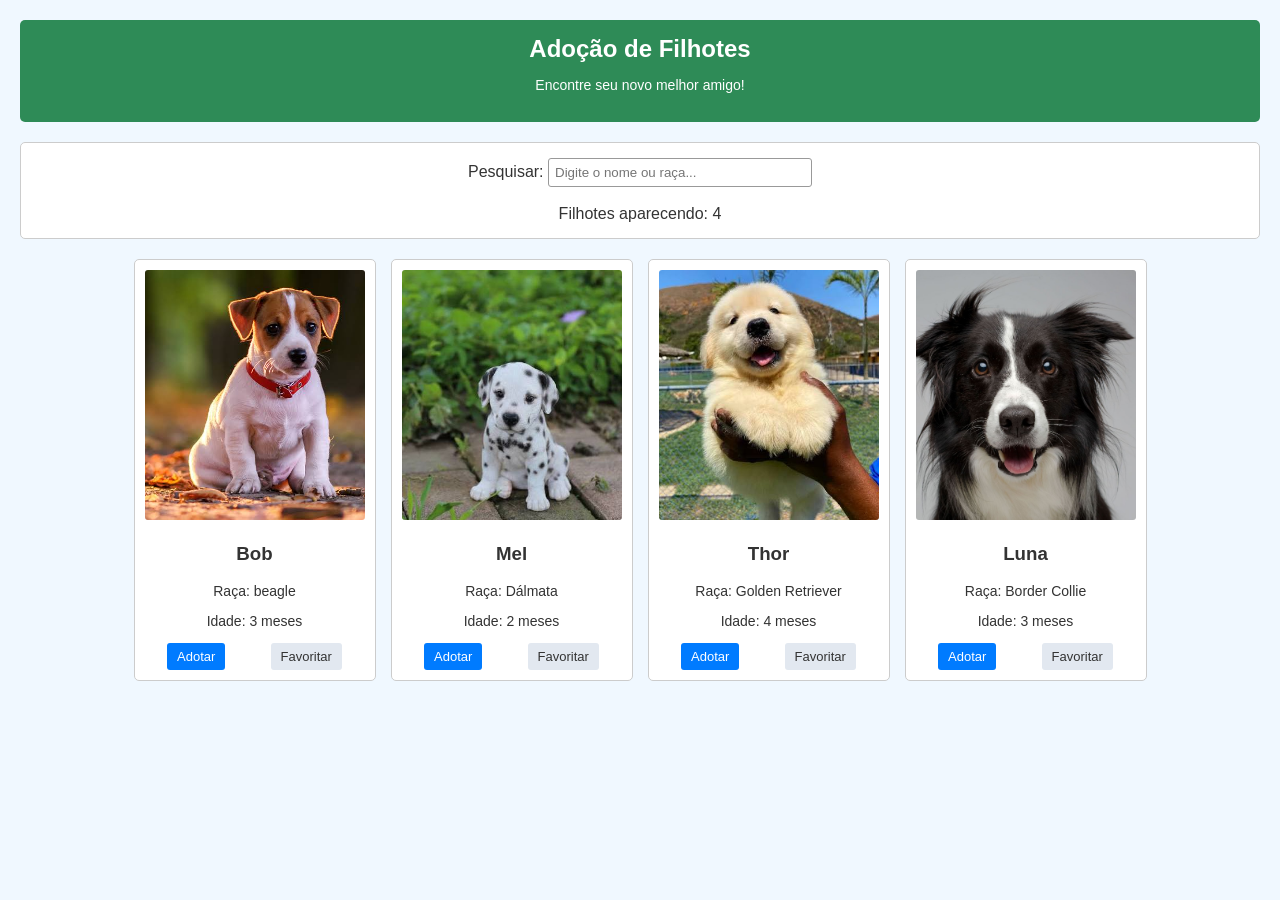
<file: prog web l aula04/index.html>
<!DOCTYPE html>
<html lang="pt-BR">
<head>
    <meta charset="UTF-8">
    <meta name="viewport" content="width=device-width, initial-scale=1.0">
    <title>Adote um Filhote</title>
    <link rel="stylesheet" href="style.css">
</head>
<body>

    <header>
        <h1>Adoção de Filhotes</h1>
        <p>Encontre seu novo melhor amigo!</p>
    </header>

    <div class="painel">

        <label for="busca">Pesquisar:</label>
        <input type="text" id="busca" placeholder="Digite o nome ou raça..." onkeyup="pesquisarCachorro()">
        
        <br><br>
        

        <span id="contador">Filhotes aparecendo: 4</span>
    </div>


    <div id="mensagem-sucesso" style="display: none;"></div>

    <div class="grade" id="grade-filhotes">
        
        <div class="card" data-nome="bob beagle" data-raca="beagle">

            <img src="cachorro1.jpg" alt="Foto do Bob">
            <h3>Bob</h3>
            <p>Raça: beagle</p>
            <p>Idade: 3 meses</p>
            <div class="botoes-card">
      
                <button class="botao-adotar" onclick="adotarFilhote('Bob')">Adotar</button>
              
                <button class="botao-favorito" onclick="favoritar(this)">Favoritar</button>
            </div>
        </div>

        <div class="card" data-nome="mel Dálmata" data-raca="Dálmata">

            <img src="cachorro2.jpg" alt="Foto da Mel">
            <h3>Mel</h3>
            <p>Raça: Dálmata</p>
            <p>Idade: 2 meses</p>
            <div class="botoes-card">
                <button class="botao-adotar" onclick="adotarFilhote('Mel')">Adotar</button>
                <button class="botao-favorito" onclick="favoritar(this)">Favoritar</button>
            </div>
        </div>

        <div class="card" data-nome="thor Golden Retriever" data-raca="Golden Retriever">

            <img src="cachorro3.jpg" alt="Foto do Thor">
            <h3>Thor</h3>
            <p>Raça: Golden Retriever</p>
            <p>Idade: 4 meses</p>
            <div class="botoes-card">
                <button class="botao-adotar" onclick="adotarFilhote('Thor')">Adotar</button>
                <button class="botao-favorito" onclick="favoritar(this)">Favoritar</button>
            </div>
        </div>

        <div class="card" data-nome="luna border collie" data-raca="border collie">

            <img src="cachorro4.jpg" alt="Foto da Luna">
            <h3>Luna</h3>
            <p>Raça: Border Collie</p>
            <p>Idade: 3 meses</p>
            <div class="botoes-card">
                <button class="botao-adotar" onclick="adotarFilhote('Luna')">Adotar</button>
                <button class="botao-favorito" onclick="favoritar(this)">Favoritar</button>
            </div>
        </div>

    </div>

    <script src="script.js"></script>
</body>
</html>
</file>
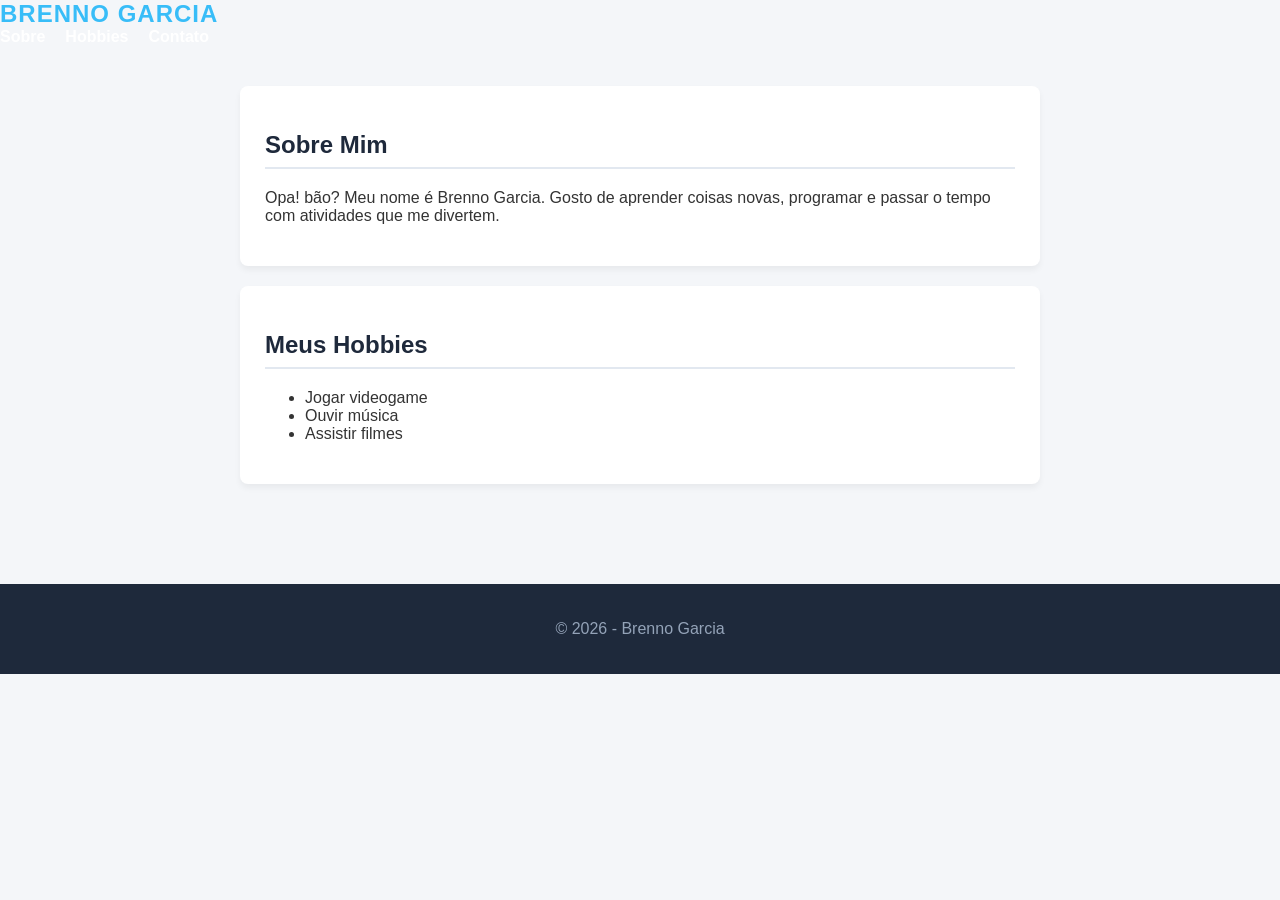
<file: Programação WEB/Aula_01/index.html>
<!DOCTYPE html>
<html lang="pt-BR">
<head>
    <meta charset="UTF-8">
    <meta name="viewport" content="width=device-width, initial-scale=1.0">
    <title>Perfil Estilizado - Brenno</title>
    <link rel="stylesheet" href="style.css">
</head>
<body>

    <header>
        <h1 class="titulo-principal">Brenno Garcia</h1>
        <nav class="menu-horizontal">
            <a href="#sobre">Sobre</a>
            <a href="#hobbies">Hobbies</a>
            <a href="#contato">Contato</a>
        </nav>
    </header>

    <main class="conteudo">
        <section id="sobre" class="secao">
            <h2>Sobre Mim</h2>
            <p>Opa! bão? Meu nome é Brenno Garcia. Gosto de aprender coisas novas, programar e passar o tempo com atividades que me divertem.</p>
        </section>

        <section id="hobbies" class="secao">
            <h2>Meus Hobbies</h2>
            <ul>
                <li>Jogar videogame</li>
                <li>Ouvir música</li>
                <li>Assistir filmes</li>
            </ul>
        </section>
    </main>

    <footer>
        <p>&copy; 2026 - Brenno Garcia</p>
    </footer>

</body>
</html>
</file>
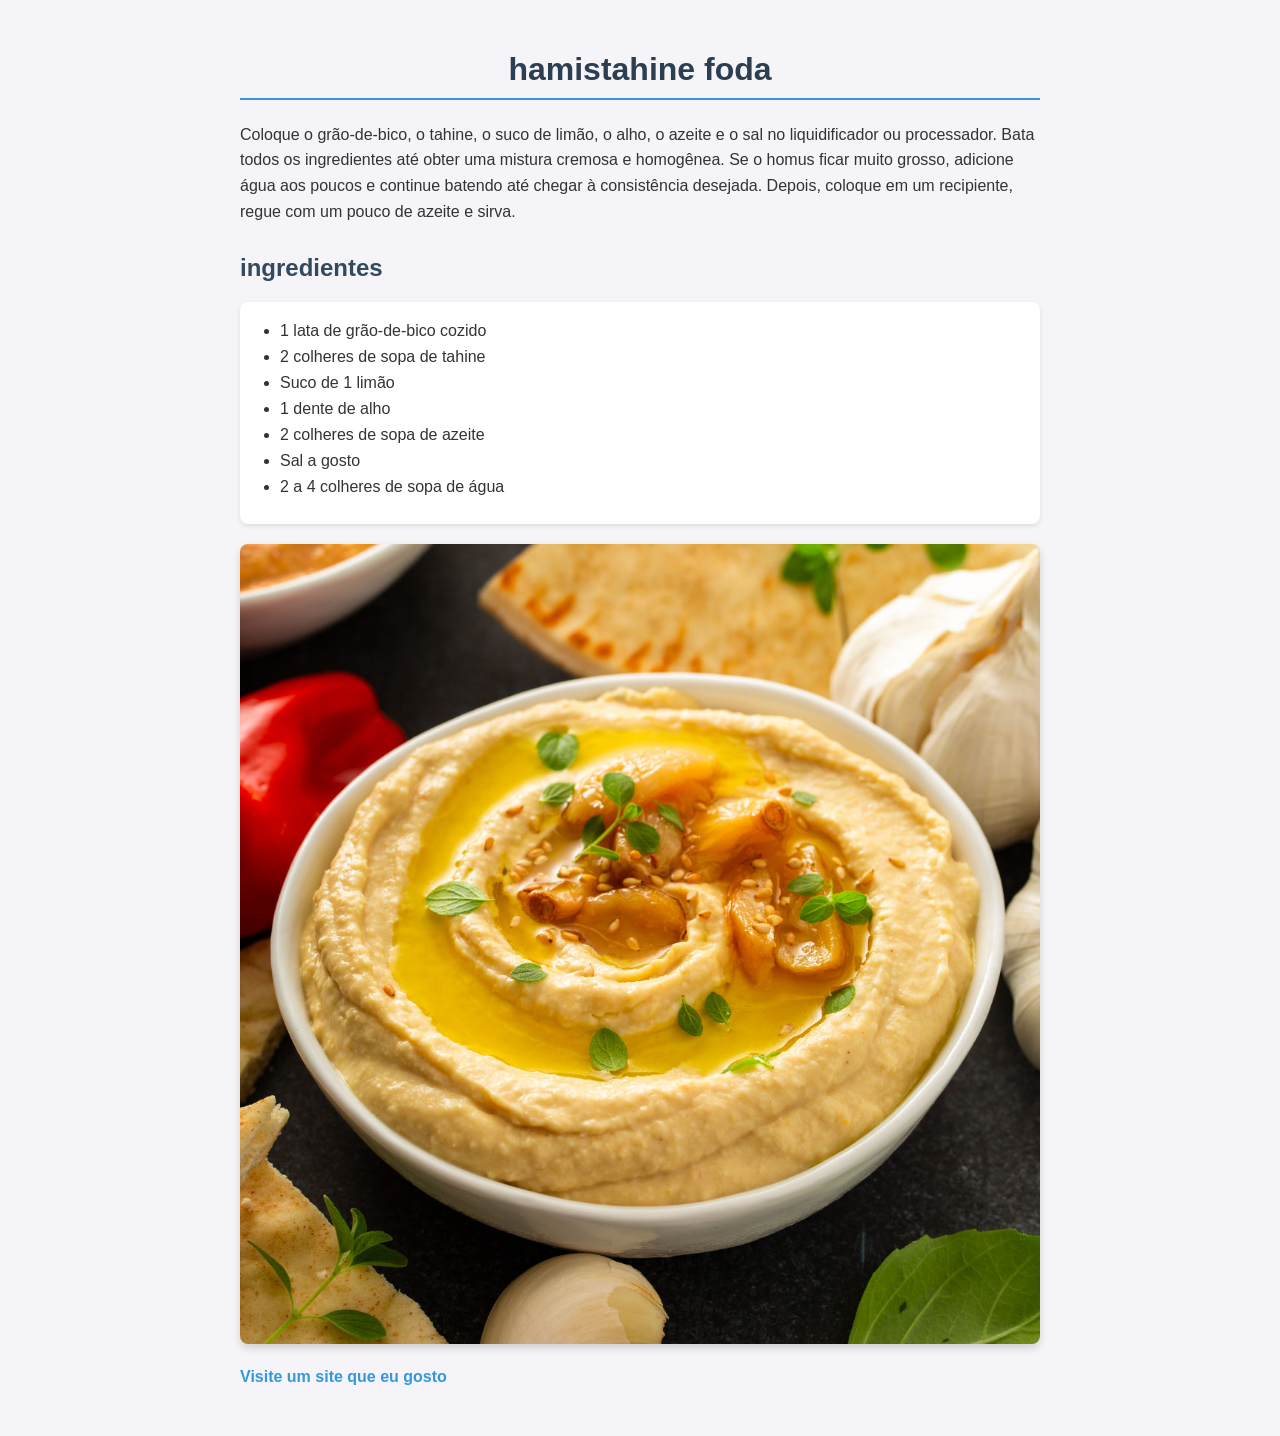
<file: Programação WEB/Aula_01/index2.html>
<!DOCTYPE html>
<html lang="pt-BR">
<head>
    <meta charset="UTF-8">
    <meta name="viewport" content="width=device-width, initial-scale=1.0">
    <title>Receitas fodas</title>
    <link rel="stylesheet" href="style2.css">
</head>
<body>

    <h1>hamistahine foda</h1>

    <p>
        Coloque o grão-de-bico, o tahine, o suco de limão, o alho,
        o azeite e o sal no liquidificador ou processador.
        Bata todos os ingredientes até obter uma mistura cremosa e homogênea.
        Se o homus ficar muito grosso, adicione água aos poucos e continue batendo até chegar à consistência desejada.
        Depois, coloque em um recipiente, regue com um pouco de azeite e sirva.
    </p>

    <h2>ingredientes</h2>

    <ul>
        <li>1 lata de grão-de-bico cozido</li>
        <li>2 colheres de sopa de tahine</li>
        <li>Suco de 1 limão</li>
        <li>1 dente de alho</li>
        <li>2 colheres de sopa de azeite</li>
        <li>Sal a gosto</li>
        <li>2 a 4 colheres de sopa de água</li>
    </ul>

    <img src="download.jpg" alt="Imagem de exemplo">

    <p>
        <a href="https://www.youtube.com/" target="_blank">
            Visite um site que eu gosto
        </a>
    </p>

</body>
</html>
</file>
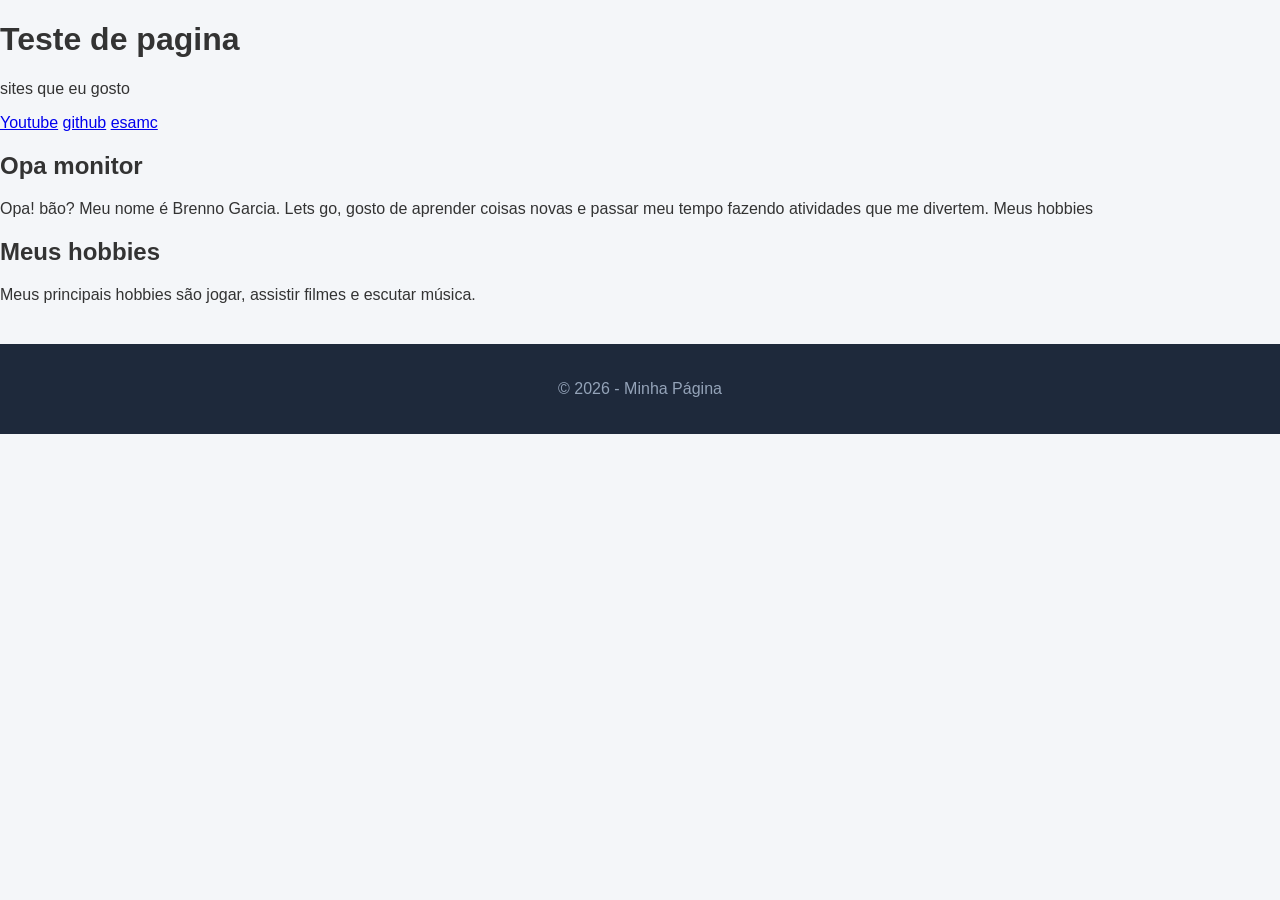
<file: Programação WEB/Aula_01/index3.html>
<!DOCTYPE html>
<html lang="pt-BR">
<head>
    <meta charset="UTF-8">
    <meta name="viewport" content="width=device-width, initial-scale=1.0">
    <title>Brennão</title>
    <link rel="stylesheet" href="style.css">
</head>
<body>

    <header>
        <h1>Teste de pagina</h1>
        <p>sites que eu gosto</p>
    </header>

    <nav>
        <a href="https://www.youtube.com/">Youtube</a>
        <a href="https://github.com/brenno2390">github</a>
        <a href="https://esamc-uberlandia.grupoa.education/plataforma/course/5284854/content/90664469">esamc</a>
    </nav>

    <main>
        <section>
            <h2>Opa monitor</h2>
            <p>
                Opa! bão? Meu nome é Brenno Garcia. Lets go, gosto de aprender coisas novas e passar meu tempo fazendo atividades que me divertem. 
                Meus hobbies
            </p>
        </section>

        <section>
            <h2>Meus hobbies</h2>
            <p>
                Meus principais hobbies são jogar, assistir filmes
                e escutar música.
            </p>
        </section>
    </main>

    <footer>
        <p>&copy; 2026 - Minha Página</p>
    </footer>

</body>
</html>
</file>
<file: prog web l aula04/style.css>
body {
    font-family: Arial, sans-serif;
    background-color: #f0f8ff;
    color: #333333;
    margin: 0;
    padding: 20px;
}

header {
    background-color: #2e8b57;
    color: white;
    padding: 15px;
    text-align: center;
    border-radius: 5px;
    margin-bottom: 20px;
}

h1 {
    margin: 0;
    font-size: 24px;
}

p {
    font-size: 14px;
}

.painel {
    background-color: #ffffff;
    padding: 15px;
    border-radius: 5px;
    margin-bottom: 20px;
    text-align: center;
    border: 1px solid #ccc;
}

input[type="text"] {
    padding: 6px;
    width: 70%;
    max-width: 250px;
    border: 1px solid #999;
    border-radius: 3px;
}

#mensagem-sucesso {
    margin-bottom: 20px;
    padding: 10px;
    background-color: #d4edda;
    color: #155724;
    border: 1px solid #c3e6cb;
    border-radius: 4px;
    text-align: center;
    font-weight: bold;
}

.grade {
    display: flex;
    flex-wrap: wrap;
    gap: 15px;
    justify-content: center;
}

.card {
    background-color: #ffffff;
    border: 1px solid #ccc;
    border-radius: 5px;
    width: 220px;
    padding: 10px;
    text-align: center;
}

.card img {
    width: 100%;
    height: 250px;
    object-fit: cover;
    border-radius: 3px;
}

.botoes-card {
    margin-top: 10px;
    display: flex;
    justify-content: space-around;
}

button {
    padding: 6px 10px;
    border: none;
    border-radius: 3px;
    cursor: pointer;
    font-size: 13px;
}

.botao-adotar {
    background-color: #007bff;
    color: white;
}

.botao-adotar:hover {
    background-color: #0056b3;
}

.botao-favorito {
    background-color: #e2e8f0;
    color: #333;
}

.botao-favorito.favoritado {
    background-color: #ff4d4d;
    color: white;
}

@media (max-width: 600px) {
    input[type="text"] {
        width: 100%;
    }

    .card {
        width: 100%;
    }
}
</file>
<file: Programação WEB/Aula_01/style.css>
body {
    font-family: 'Segoe UI', Tahoma, Geneva, Verdana, sans-serif;
    background-color: #f4f6f9;
    color: #333;
    margin: 0;
    padding: 0;
}


.titulo-principal {
    color: #38bdf8;
    font-size: 24px;
    margin: 0;
    text-transform: uppercase;
    letter-spacing: 1px;
}

.menu-horizontal {
    display: flex;
    gap: 20px;
}

.menu-horizontal a {
    color: white;
    text-decoration: none;
    font-weight: 600;
    transition: color 0.3s;
}


.conteudo {
    padding: 40px;
    max-width: 800px;
    margin: 0 auto;
}

.secao {
    background: white;
    padding: 25px;
    margin-bottom: 20px;
    border-radius: 8px;
    box-shadow: 0 4px 6px rgba(0, 0, 0, 0.05);
}

.secao h2 {
    color: #1e293b;
    border-bottom: 2px solid #e2e8f0;
    padding-bottom: 8px;
}

footer {
    text-align: center;
    padding: 20px;
    background-color: #1e293b;
    color: #94a3b8;
    margin-top: 40px;
}
</file>
<file: Programação WEB/Aula_01/style2.css>
body {
    font-family: Arial, sans-serif;
    background-color: #f4f4f9;
    color: #333;
    max-width: 800px;
    margin: 0 auto;
    padding: 30px;
}

h1 {
    color: #2c3e50;
    text-align: center;
    border-bottom: 2px solid #3498db;
    padding-bottom: 10px;
}

h2 {
    color: #34495e;
    margin-top: 30px;
}

p {
    line-height: 1.6;
    font-size: 16px;
}

ul {
    background: #fff;
    padding: 20px 20px 20px 40px;
    border-radius: 8px;
    box-shadow: 0 2px 4px rgba(0,0,0,0.1);
}

li {
    margin-bottom: 8px;
}

img {
    display: block;
    max-width: 100%;
    height: auto;
    margin: 20px auto;
    border-radius: 8px;
    box-shadow: 0 4px 8px rgba(0,0,0,0.15);
}

a {
    color: #3498db;
    text-decoration: none;
    font-weight: bold;
}

a:hover {
    text-decoration: underline;
    color: #2980b9;
}
</file>
